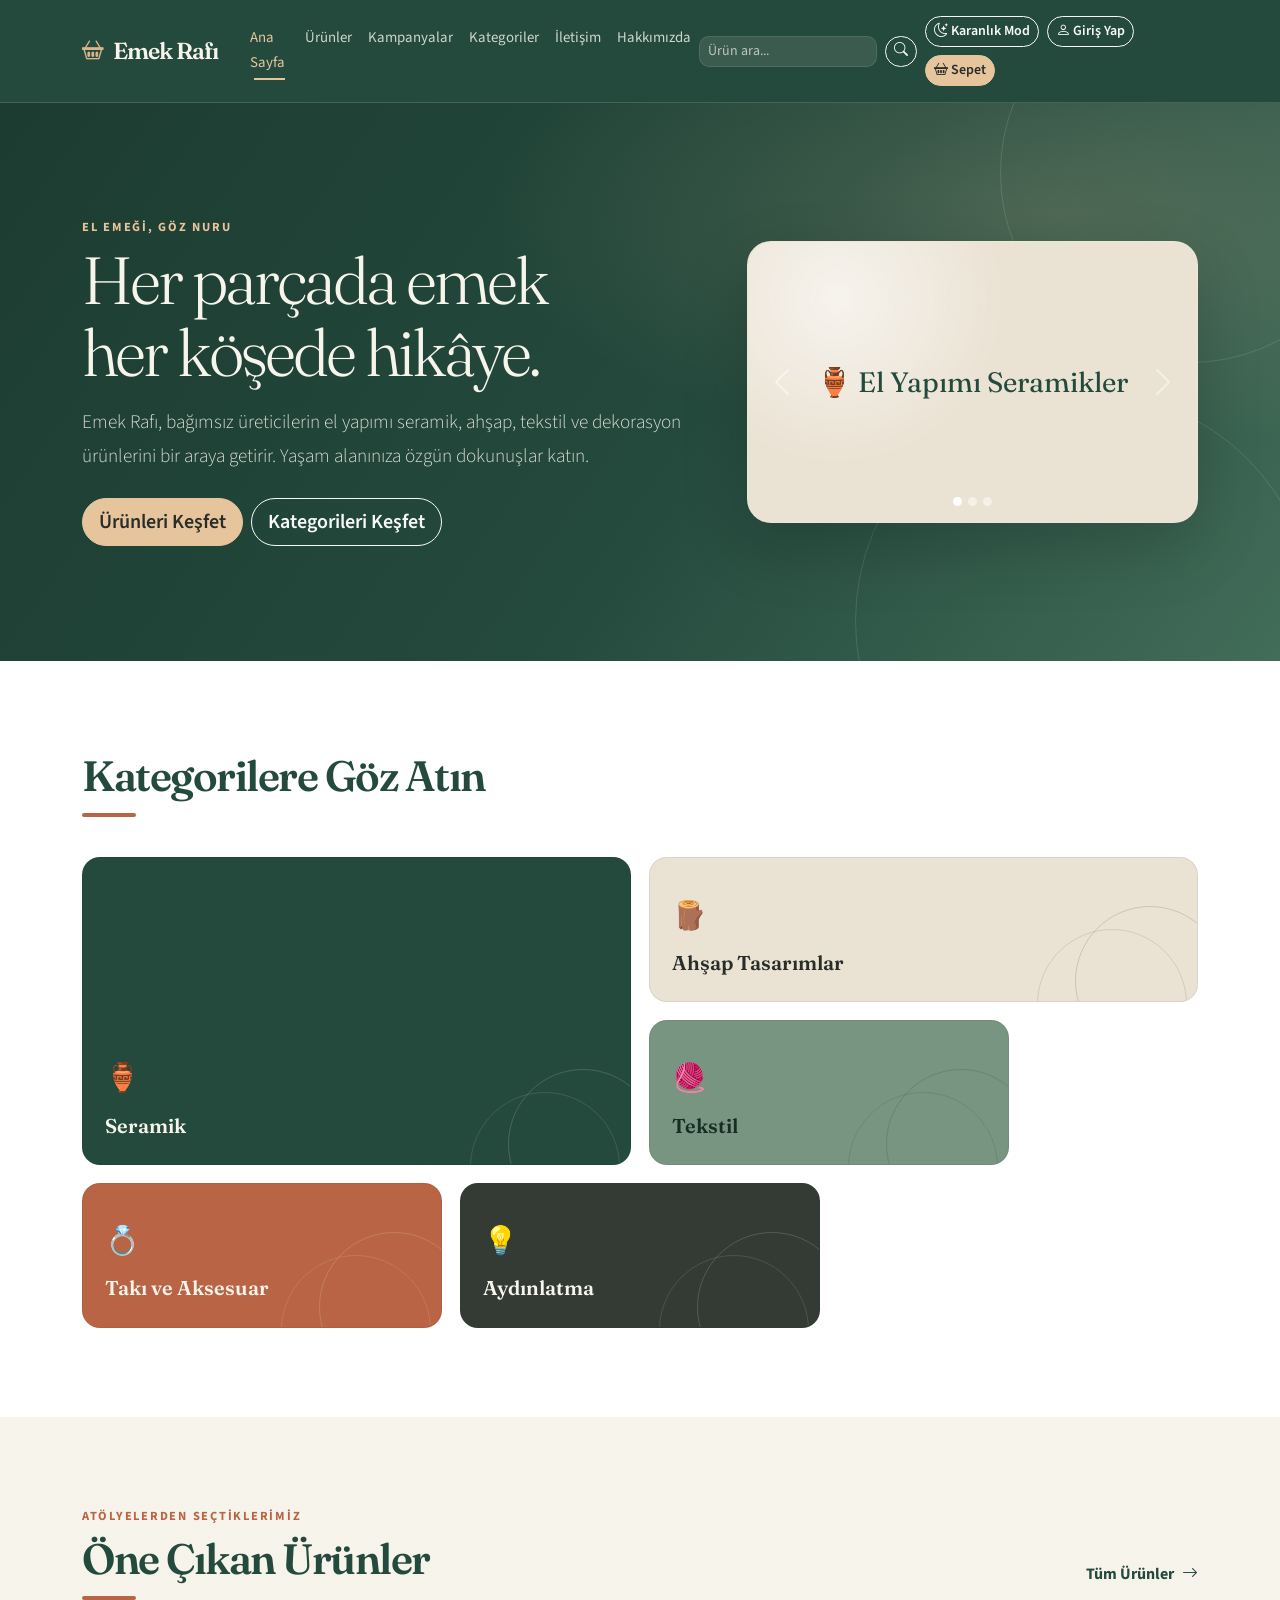
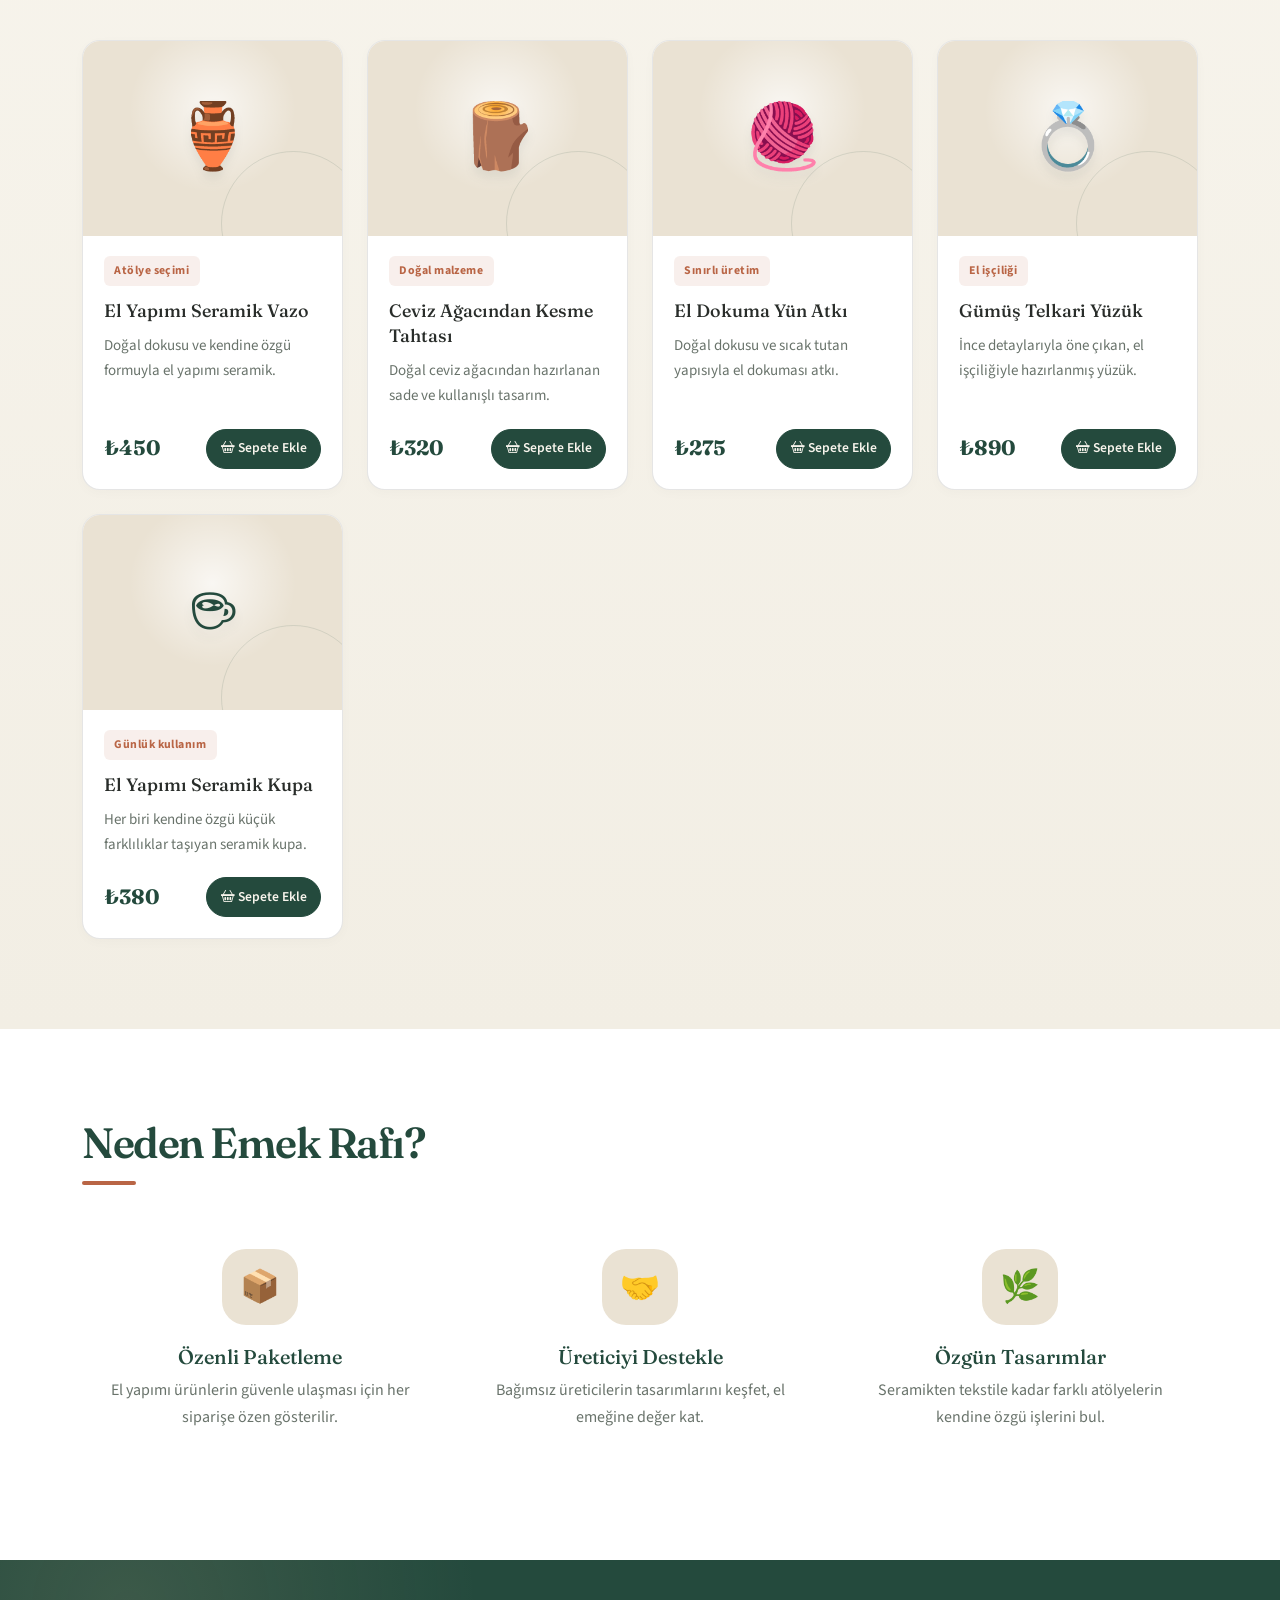
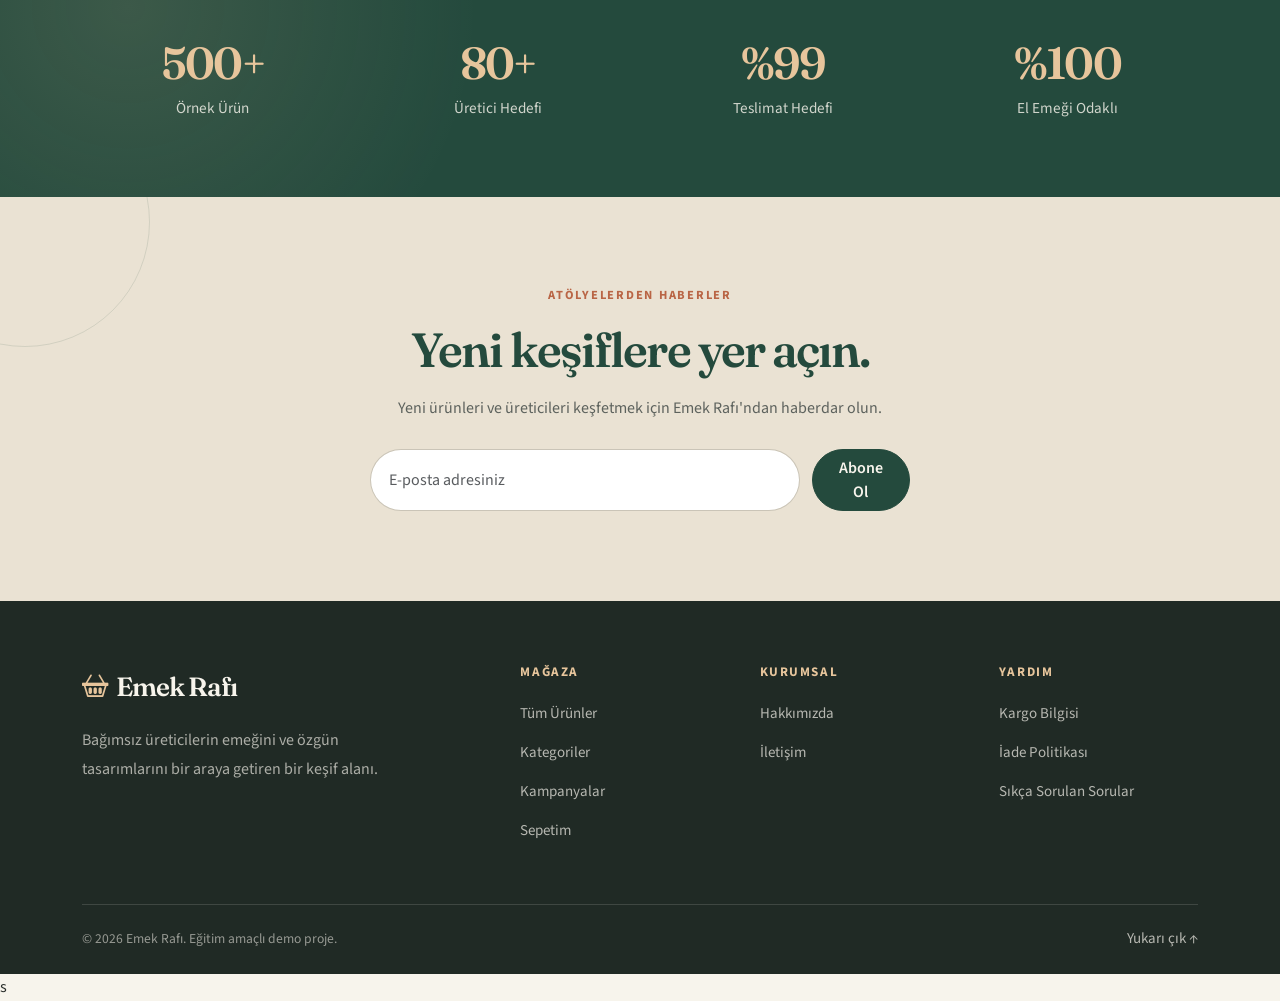
<file: index.html>
<!DOCTYPE html>
<html lang="tr">
<head>
    <meta charset="UTF-8">
    <meta name="viewport" content="width=device-width, initial-scale=1.0">
    <meta name="description" content="Emek Rafı'nda el yapımı seramik, ahşap, tekstil, takı ve dekorasyon ürünlerini keşfedin.">
    <meta name="theme-color" content="#244A3D">
    <title>Emek Rafı | El Emeği Ürünler</title>

    <link rel="preconnect" href="https://fonts.googleapis.com">
    <link rel="preconnect" href="https://fonts.gstatic.com" crossorigin>
    <link href="https://fonts.googleapis.com/css2?family=Fraunces:wght@500;600;700&family=Source+Sans+3:wght@400;600;700&display=swap" rel="stylesheet">

    <link href="https://cdn.jsdelivr.net/npm/bootstrap@5.3.3/dist/css/bootstrap.min.css" rel="stylesheet">
    <link rel="stylesheet" href="https://cdn.jsdelivr.net/npm/bootstrap-icons@1.11.3/font/bootstrap-icons.min.css">
    <link href="assets/style.css" rel="stylesheet">
</head>

<body id="top">

    <nav class="navbar navbar-expand-lg navbar-dark er-navbar sticky-top">
        <div class="container">

            <a class="navbar-brand" href="index.html">
                <i class="bi bi-basket2" aria-hidden="true"></i>
                Emek Rafı
            </a>

            <button
                class="navbar-toggler"
                type="button"
                data-bs-toggle="collapse"
                data-bs-target="#anaMenu"
                aria-controls="anaMenu"
                aria-expanded="false"
                aria-label="Menüyü aç veya kapat">
                <span class="navbar-toggler-icon"></span>
            </button>

            <div class="collapse navbar-collapse" id="anaMenu">

                <ul class="navbar-nav me-auto mb-2 mb-lg-0">
                    <li class="nav-item">
                        <a class="nav-link active" aria-current="page" href="index.html">Ana Sayfa</a>
                    </li>

                    <li class="nav-item">
                        <a class="nav-link" href="pages/urunler.html">Ürünler</a>
                    </li>

                    <li class="nav-item">
                        <a class="nav-link" href="pages/kampanyalar.html">Kampanyalar</a>
                    </li>

                    <li class="nav-item dropdown">
                        <a
                            class="nav-link dropdown-toggle"
                            href="#"
                            role="button"
                            data-bs-toggle="dropdown"
                            aria-expanded="false">
                            Kategoriler
                        </a>

                        <ul class="dropdown-menu">
                            <li><a class="dropdown-item" href="pages/urunler.html?kategori=seramik">Seramik</a></li>
                            <li><a class="dropdown-item" href="pages/urunler.html?kategori=ahsap">Ahşap</a></li>
                            <li><a class="dropdown-item" href="pages/urunler.html?kategori=tekstil">Tekstil</a></li>
                            <li><a class="dropdown-item" href="pages/urunler.html?kategori=taki">Takı ve Aksesuar</a></li>
                            <li><a class="dropdown-item" href="pages/urunler.html?kategori=aydinlatma">Aydınlatma</a></li>
                            <li><hr class="dropdown-divider"></li>
                            <li><a class="dropdown-item" href="pages/urunler.html">Tüm Ürünler</a></li>
                        </ul>
                    </li>

                    <li class="nav-item">
                        <a class="nav-link" href="pages/iletisim.html">İletişim</a>
                    </li>

                    <li class="nav-item">
                        <a class="nav-link" href="pages/hakkimizda.html">Hakkımızda</a>
                    </li>
                </ul>

                <form class="d-flex me-lg-2 mb-3 mb-lg-0" role="search" action="pages/urunler.html" method="get">
                    <input
                        class="form-control form-control-sm me-2"
                        type="search"
                        name="q"
                        placeholder="Ürün ara..."
                        aria-label="Ürün ara">

                    <button class="btn btn-sm btn-outline-light" type="submit" aria-label="Ara">
                        <i class="bi bi-search" aria-hidden="true"></i>
                    </button>
                </form>

                <div class="d-flex align-items-center flex-wrap gap-2">

                    <button class="btn btn-sm btn-outline-light" data-er-theme-toggle type="button">
                        <i class="bi bi-moon-stars" aria-hidden="true"></i>
                        Karanlık Mod
                    </button>

                    <a href="pages/giris.html" class="btn btn-sm btn-outline-light">
                        <i class="bi bi-person" aria-hidden="true"></i>
                        Giriş Yap
                    </a>

                    <a href="pages/sepet.html" class="btn btn-sm btn-warning position-relative">
                        <i class="bi bi-basket2" aria-hidden="true"></i>
                        Sepet
                        <span
                            class="position-absolute top-0 start-100 translate-middle badge rounded-pill bg-danger er-cart-badge d-none"
                            data-er-cart-count>0</span>
                    </a>

                </div>
            </div>
        </div>
    </nav>

    <header class="er-hero">
        <div class="container position-relative">

            <div class="row align-items-center gy-4">

                <div class="col-lg-7">
                    <p class="er-eyebrow mb-2">El emeği, göz nuru</p>

                    <h1 class="display-4 er-letter-tight mb-3">
                        Her parçada emek<br>
                        her köşede hikâye.
                    </h1>

                    <p class="lead er-max-w-640" style="color: rgba(247,244,238,.85)">
                        Emek Rafı, bağımsız üreticilerin el yapımı seramik, ahşap, tekstil ve dekorasyon ürünlerini bir araya getirir. Yaşam alanınıza özgün dokunuşlar katın.
                    </p>

                    <div class="d-flex flex-wrap gap-2 mt-4">
                        <a href="pages/urunler.html" class="btn btn-warning btn-lg">
                            Ürünleri Keşfet
                        </a>

                        <a href="#kategoriler" class="btn btn-outline-light btn-lg">
                            Kategorileri Keşfet
                        </a>
                    </div>
                </div>

                <div class="col-lg-5">
                    <div id="anaCarousel" class="carousel slide er-card" data-bs-ride="carousel">

                        <div class="carousel-indicators">
                            <button type="button" data-bs-target="#anaCarousel" data-bs-slide-to="0" class="active" aria-current="true" aria-label="Slayt 1"></button>
                            <button type="button" data-bs-target="#anaCarousel" data-bs-slide-to="1" aria-label="Slayt 2"></button>
                            <button type="button" data-bs-target="#anaCarousel" data-bs-slide-to="2" aria-label="Slayt 3"></button>
                        </div>

                        <div class="carousel-inner">
                            <div class="carousel-item active">
                                <div class="er-card-img-wrap" style="aspect-ratio: 16 / 10;">
                                    <span class="fs-3">🏺 El Yapımı Seramikler</span>
                                </div>
                            </div>

                            <div class="carousel-item">
                                <div class="er-card-img-wrap" style="aspect-ratio: 16 / 10;">
                                    <span class="fs-3">🪵 Doğal Ahşap Tasarımlar</span>
                                </div>
                            </div>

                            <div class="carousel-item">
                                <div class="er-card-img-wrap" style="aspect-ratio: 16 / 10;">
                                    <span class="fs-3">🧶 El Dokuması Ürünler</span>
                                </div>
                            </div>
                        </div>

                        <button class="carousel-control-prev" type="button" data-bs-target="#anaCarousel" data-bs-slide="prev">
                            <span class="carousel-control-prev-icon" aria-hidden="true"></span>
                            <span class="visually-hidden">Önceki</span>
                        </button>

                        <button class="carousel-control-next" type="button" data-bs-target="#anaCarousel" data-bs-slide="next">
                            <span class="carousel-control-next-icon" aria-hidden="true"></span>
                            <span class="visually-hidden">Sonraki</span>
                        </button>

                    </div>
                </div>

            </div>
        </div>
    </header>

    <main>

        <section class="er-section" id="kategoriler">
            <div class="container">

                <h2 class="er-section-title">Kategorilere Göz Atın</h2>

                <div class="er-mosaic">

                    <a href="pages/urunler.html?kategori=seramik" class="er-mosaic-item">
                        <div class="d-flex flex-column justify-content-end h-100">
                            <span class="fs-3" aria-hidden="true">🏺</span>
                            <span class="fs-5">Seramik</span>
                        </div>
                    </a>

                    <a href="pages/urunler.html?kategori=ahsap" class="er-mosaic-item">
                        <div class="d-flex flex-column justify-content-end h-100">
                            <span class="fs-3" aria-hidden="true">🪵</span>
                            <span class="fs-5">Ahşap Tasarımlar</span>
                        </div>
                    </a>

                    <a href="pages/urunler.html?kategori=tekstil" class="er-mosaic-item">
                        <div class="d-flex flex-column justify-content-end h-100">
                            <span class="fs-3" aria-hidden="true">🧶</span>
                            <span class="fs-5">Tekstil</span>
                        </div>
                    </a>

                    <a href="pages/urunler.html?kategori=taki" class="er-mosaic-item">
                        <div class="d-flex flex-column justify-content-end h-100">
                            <span class="fs-3" aria-hidden="true">💍</span>
                            <span class="fs-5">Takı ve Aksesuar</span>
                        </div>
                    </a>

                    <a href="pages/urunler.html?kategori=aydinlatma" class="er-mosaic-item">
                        <div class="d-flex flex-column justify-content-end h-100">
                            <span class="fs-3" aria-hidden="true">💡</span>
                            <span class="fs-5">Aydınlatma</span>
                        </div>
                    </a>

                </div>
            </div>
        </section>

        <section class="er-section er-products" id="one-cikanlar">
            <div class="container">

                <div class="er-section-heading">
                    <div>
                        <p class="er-eyebrow mb-2">Atölyelerden seçtiklerimiz</p>
                        <h2 class="er-section-title">Öne Çıkan Ürünler</h2>
                    </div>

                    <a href="pages/urunler.html" class="er-view-all">
                        Tüm Ürünler <i class="bi bi-arrow-right" aria-hidden="true"></i>
                    </a>
                </div>

                <div class="row row-cols-1 row-cols-sm-2 row-cols-lg-4 g-4">

                    <div class="col">
                        <div class="card er-product-card h-100">
                            <div class="er-product-image">
                                <span class="fs-1" aria-hidden="true">🏺</span>
                            </div>

                            <div class="card-body d-flex flex-column">
                                <span class="er-product-label">Atölye seçimi</span>
                                <h3 class="h5">El Yapımı Seramik Vazo</h3>
                                <p class="er-product-description">Doğal dokusu ve kendine özgü formuyla el yapımı seramik.</p>

                                <div class="er-product-bottom">
                                    <span class="er-price">₺450</span>
                                    <button
                                        class="btn er-add-to-cart"
                                        type="button"
                                        data-er-add-to-cart
                                        data-er-product-id="v001"
                                        data-er-price="450"
                                        data-er-emoji="🏺"
                                        data-er-product-name="El Yapımı Seramik Vazo">
                                        <i class="bi bi-basket2" aria-hidden="true"></i>
                                        Sepete Ekle
                                    </button>
                                </div>
                            </div>
                        </div>
                    </div>

                    <div class="col">
                        <div class="card er-product-card h-100">
                            <div class="er-product-image">
                                <span class="fs-1" aria-hidden="true">🪵</span>
                            </div>

                            <div class="card-body d-flex flex-column">
                                <span class="er-product-label">Doğal malzeme</span>
                                <h3 class="h5">Ceviz Ağacından Kesme Tahtası</h3>
                                <p class="er-product-description">Doğal ceviz ağacından hazırlanan sade ve kullanışlı tasarım.</p>

                                <div class="er-product-bottom">
                                    <span class="er-price">₺320</span>
                                    <button
                                        class="btn er-add-to-cart"
                                        type="button"
                                        data-er-add-to-cart
                                        data-er-product-id="v002"
                                        data-er-price="320"
                                        data-er-emoji="🪵"
                                        data-er-product-name="Ceviz Ağacından Kesme Tahtası">
                                        <i class="bi bi-basket2" aria-hidden="true"></i>
                                        Sepete Ekle
                                    </button>
                                </div>
                            </div>
                        </div>
                    </div>

                    <div class="col">
                        <div class="card er-product-card h-100">
                            <div class="er-product-image">
                                <span class="fs-1" aria-hidden="true">🧶</span>
                            </div>

                            <div class="card-body d-flex flex-column">
                                <span class="er-product-label">Sınırlı üretim</span>
                                <h3 class="h5">El Dokuma Yün Atkı</h3>
                                <p class="er-product-description">Doğal dokusu ve sıcak tutan yapısıyla el dokuması atkı.</p>

                                <div class="er-product-bottom">
                                    <span class="er-price">₺275</span>
                                    <button
                                        class="btn er-add-to-cart"
                                        type="button"
                                        data-er-add-to-cart
                                        data-er-product-id="v003"
                                        data-er-price="275"
                                        data-er-emoji="🧶"
                                        data-er-product-name="El Dokuma Yün Atkı">
                                        <i class="bi bi-basket2" aria-hidden="true"></i>
                                        Sepete Ekle
                                    </button>
                                </div>
                            </div>
                        </div>
                    </div>

                    <div class="col">
                        <div class="card er-product-card h-100">
                            <div class="er-product-image">
                                <span class="fs-1" aria-hidden="true">💍</span>
                            </div>

                            <div class="card-body d-flex flex-column">
                                <span class="er-product-label">El işçiliği</span>
                                <h3 class="h5">Gümüş Telkari Yüzük</h3>
                                <p class="er-product-description">İnce detaylarıyla öne çıkan, el işçiliğiyle hazırlanmış yüzük.</p>

                                <div class="er-product-bottom">
                                    <span class="er-price">₺890</span>
                                    <button
                                        class="btn er-add-to-cart"
                                        type="button"
                                        data-er-add-to-cart
                                        data-er-product-id="v004"
                                        data-er-price="890"
                                        data-er-emoji="💍"
                                        data-er-product-name="Gümüş Telkari Yüzük">
                                        <i class="bi bi-basket2" aria-hidden="true"></i>
                                        Sepete Ekle
                                    </button>
                                </div>
                            </div>
                        </div>
                    </div>

                    <div class="col">
                        <div class="card er-product-card h-100">
                            <div class="er-product-image">
                                <span class="fs-1" aria-hidden="true">☕</span>
                            </div>

                            <div class="card-body d-flex flex-column">
                                <span class="er-product-label">Günlük kullanım</span>
                                <h3 class="h5">El Yapımı Seramik Kupa</h3>
                                <p class="er-product-description">Her biri kendine özgü küçük farklılıklar taşıyan seramik kupa.</p>

                                <div class="er-product-bottom">
                                    <span class="er-price">₺380</span>
                                    <button
                                        class="btn er-add-to-cart"
                                        type="button"
                                        data-er-add-to-cart
                                        data-er-product-id="v005"
                                        data-er-price="380"
                                        data-er-emoji="☕"
                                        data-er-product-name="El Yapımı Seramik Kupa">
                                        <i class="bi bi-basket2" aria-hidden="true"></i>
                                        Sepete Ekle
                                    </button>
                                </div>
                            </div>
                        </div>
                    </div>

                </div>
            </div>
        </section>

        <section class="er-section" id="neden-emek-rafi">
            <div class="container">

                <h2 class="er-section-title">Neden Emek Rafı?</h2>

                <div class="row g-4 text-center">

                    <div class="col-md-4">
                        <div class="fs-1 mb-2" aria-hidden="true">📦</div>
                        <h3 class="h5">Özenli Paketleme</h3>
                        <p>El yapımı ürünlerin güvenle ulaşması için her siparişe özen gösterilir.</p>
                    </div>

                    <div class="col-md-4">
                        <div class="fs-1 mb-2" aria-hidden="true">🤝</div>
                        <h3 class="h5">Üreticiyi Destekle</h3>
                        <p>Bağımsız üreticilerin tasarımlarını keşfet, el emeğine değer kat.</p>
                    </div>

                    <div class="col-md-4">
                        <div class="fs-1 mb-2" aria-hidden="true">🌿</div>
                        <h3 class="h5">Özgün Tasarımlar</h3>
                        <p>Seramikten tekstile kadar farklı atölyelerin kendine özgü işlerini bul.</p>
                    </div>

                </div>
            </div>
        </section>

        <section class="er-stats" aria-label="Emek Rafı istatistikleri">
            <div class="container">

                <div class="er-stats-grid">
                    <div class="er-stat">
                        <span class="er-stat-number">500+</span>
                        <span class="er-stat-label">Örnek Ürün</span>
                    </div>

                    <div class="er-stat">
                        <span class="er-stat-number">80+</span>
                        <span class="er-stat-label">Üretici Hedefi</span>
                    </div>

                    <div class="er-stat">
                        <span class="er-stat-number">%99</span>
                        <span class="er-stat-label">Teslimat Hedefi</span>
                    </div>

                    <div class="er-stat">
                        <span class="er-stat-number">%100</span>
                        <span class="er-stat-label">El Emeği Odaklı</span>
                    </div>
                </div>

            </div>
        </section>

        <section class="er-newsletter" aria-labelledby="newsletterTitle">
            <div class="container">

                <div class="er-newsletter-content">
                    <p class="er-eyebrow">Atölyelerden haberler</p>
                    <h2 id="newsletterTitle">Yeni keşiflere yer açın.</h2>
                    <p>Yeni ürünleri ve üreticileri keşfetmek için Emek Rafı'ndan haberdar olun.</p>

                    <form class="er-newsletter-form" id="bultenForm">
                        <label for="bultenEmail" class="visually-hidden">E-posta adresiniz</label>

                        <input
                            type="email"
                            id="bultenEmail"
                            name="email"
                            class="form-control"
                            placeholder="E-posta adresiniz"
                            autocomplete="email"
                            required>

                        <button type="submit" class="btn er-newsletter-button">
                            Abone Ol
                        </button>
                    </form>
                </div>

            </div>
        </section>

    </main>

    <footer class="er-footer">
        <div class="container">

            <div class="er-footer-grid">

                <div class="er-footer-brand">
                    <a href="index.html" class="er-footer-logo">
                        <i class="bi bi-basket2" aria-hidden="true"></i>
                        Emek Rafı
                    </a>

                    <p>Bağımsız üreticilerin emeğini ve özgün tasarımlarını bir araya getiren bir keşif alanı.</p>
                </div>

                <div>
                    <h2>Mağaza</h2>
                    <ul>
                        <li><a href="pages/urunler.html">Tüm Ürünler</a></li>
                        <li><a href="#kategoriler">Kategoriler</a></li>
                        <li><a href="pages/kampanyalar.html">Kampanyalar</a></li>
                        <li><a href="pages/sepet.html">Sepetim</a></li>
                    </ul>
                </div>

                <div>
                    <h2>Kurumsal</h2>
                    <ul>
                        <li><a href="pages/hakkimizda.html">Hakkımızda</a></li>
                        <li><a href="pages/iletisim.html">İletişim</a></li>
                    </ul>
                </div>

                <div>
                    <h2>Yardım</h2>
                    <ul>
                        <li><a href="pages/iletisim.html">Kargo Bilgisi</a></li>
                        <li><a href="pages/iletisim.html">İade Politikası</a></li>
                        <li><a href="pages/iletisim.html">Sıkça Sorulan Sorular</a></li>
                    </ul>
                </div>

            </div>

            <div class="er-footer-bottom">
                <p>&copy; 2026 Emek Rafı. Eğitim amaçlı demo proje.</p>
                <a href="#top">Yukarı çık ↑</a>
            </div>

        </div>
    </footer>

    <div
        class="toast-container position-fixed bottom-0 end-0 p-3"
        id="erToastContainer"
        aria-live="polite"
        aria-atomic="true"
        style="z-index: 1080;">
    </div>

    <script src="https://cdn.jsdelivr.net/npm/bootstrap@5.3.3/dist/js/bootstrap.bundle.min.js"></script>
    <script src="Js/script.js"></script>

</body>
</html>s
</file>
<file: assets/style.css>
:root {
    --er-forest: #244A3D;
    --er-sage: #789581;
    --er-cream: #F7F4EC;
    --er-beige: #EAE2D3;
    --er-ink: #292D2A;
    --er-white: #FFFFFF;
    --er-clay: #B96545;

    --er-muted: #69736B;
    --er-line: rgba(41, 45, 42, 0.12);
    --er-radius: 18px;
    --er-radius-small: 10px;
    --er-section-space: clamp(3.5rem, 7vw, 6rem);
    --er-shadow: 0 12px 35px rgba(36, 74, 61, 0.08);
    --er-shadow-hover: 0 18px 42px rgba(36, 74, 61, 0.15);
}

html {
    scroll-behavior: smooth;
    scroll-padding-top: 90px;
}

body {
    min-height: 100vh;
    display: flex;
    flex-direction: column;
    background-color: var(--er-cream);
    color: var(--er-ink);
    font-family: "Source Sans 3", sans-serif;
    line-height: 1.65;
}

body > main {
    flex: 1;
}

h1,
h2,
h3,
h4,
h5,
.navbar-brand,
.er-footer-logo {
    font-family: "Fraunces", Georgia, serif;
    font-weight: 600;
}

h1,
h2,
h3,
h4,
h5,
p {
    overflow-wrap: break-word;
}

a,
button,
input {
    -webkit-tap-highlight-color: transparent;
}

a:focus-visible,
button:focus-visible,
input:focus-visible,
.form-control:focus-visible {
    outline: 3px solid var(--er-clay);
    outline-offset: 3px;
}

.btn {
    border-radius: 999px;
    font-weight: 600;
    transition:
        background-color 0.2s ease,
        border-color 0.2s ease,
        color 0.2s ease,
        transform 0.2s ease;
}

.btn:active {
    transform: scale(0.98);
}

.form-control,
.form-select {
    border-radius: var(--er-radius-small);
    border-color: var(--er-line);
}

.form-control:focus,
.form-select:focus {
    border-color: var(--er-sage);
    box-shadow: 0 0 0 0.2rem rgba(120, 149, 129, 0.2);
}

.er-letter-tight {
    letter-spacing: -0.045em;
    line-height: 1.08;
}

.er-max-w-640 {
    max-width: 640px;
}

.er-eyebrow {
    color: var(--er-clay);
    font-size: 0.78rem;
    font-weight: 700;
    letter-spacing: 0.14em;
    line-height: 1.5;
    text-transform: uppercase;
}



.er-navbar {
    position: relative;
    z-index: 1030;
    padding: 1rem 0;
    background-color: var(--er-forest);
    border-bottom: 1px solid rgba(247, 244, 236, 0.15);
}

.er-navbar .navbar-brand {
    display: inline-flex;
    align-items: center;
    gap: 0.6rem;
    margin-right: 1.5rem;
    color: var(--er-cream);
    font-size: 1.45rem;
    letter-spacing: -0.04em;
}

.er-navbar .navbar-brand i {
    color: #D9B58A;
    font-size: 1.35rem;
}

.er-navbar .nav-link {
    position: relative;
    padding: 0.55rem 0.7rem;
    color: rgba(247, 244, 236, 0.82);
    font-size: 0.93rem;
    transition: color 0.2s ease;
}

.er-navbar .nav-link:hover,
.er-navbar .nav-link:focus-visible,
.er-navbar .nav-link.active {
    color: #E7C59C;
}

.er-navbar .nav-link::after {
    position: absolute;
    right: 0.7rem;
    bottom: 0.25rem;
    left: 0.7rem;
    height: 2px;
    background-color: #E7C59C;
    content: "";
    transform: scaleX(0);
    transform-origin: left;
    transition: transform 0.2s ease;
}

.er-navbar .nav-link:hover::after,
.er-navbar .nav-link.active::after {
    transform: scaleX(1);
}

.er-navbar .navbar-toggler {
    border-color: rgba(247, 244, 236, 0.35);
    border-radius: 10px;
}

.er-navbar .navbar-toggler:focus {
    box-shadow: 0 0 0 0.2rem rgba(247, 244, 236, 0.18);
}

.er-navbar form[role="search"] {
    align-items: center;
}

.er-navbar form[role="search"] .form-control {
    min-width: 135px;
    border: 1px solid rgba(247, 244, 236, 0.2);
    background-color: rgba(247, 244, 236, 0.1);
    color: var(--er-cream);
}

.er-navbar form[role="search"] .form-control::placeholder {
    color: rgba(247, 244, 236, 0.7);
}

.er-navbar form[role="search"] .form-control:focus {
    border-color: #E7C59C;
    background-color: rgba(247, 244, 236, 0.15);
    box-shadow: none;
}

.er-navbar .dropdown-menu {
    padding: 0.55rem;
    border: 1px solid var(--er-line);
    border-radius: 14px;
    background-color: var(--er-white);
    box-shadow: var(--er-shadow);
}

.er-navbar .dropdown-item {
    padding: 0.6rem 0.8rem;
    border-radius: 8px;
    color: var(--er-ink);
}

.er-navbar .dropdown-item:hover,
.er-navbar .dropdown-item:focus {
    background-color: var(--er-beige);
    color: var(--er-forest);
}

.er-navbar .btn {
    white-space: nowrap;
}

.er-navbar .btn-warning {
    border-color: #E7C59C;
    background-color: #E7C59C;
    color: #292D2A;
}

.er-navbar .btn-warning:hover {
    border-color: var(--er-cream);
    background-color: var(--er-cream);
}

.er-cart-badge {
    font-size: 0.65rem;
}


.er-hero {
    position: relative;
    overflow: hidden;
    padding-block: clamp(4rem, 9vw, 7.5rem);
    background:
        radial-gradient(
            ellipse at 82% 20%,
            rgba(231, 197, 156, 0.18),
            transparent 38%
        ),
        linear-gradient(
            125deg,
            #1D3C31 0%,
            var(--er-forest) 55%,
            #426D59 100%
        );
    color: var(--er-cream);
}

.er-hero::before {
    position: absolute;
    top: -120px;
    right: -100px;
    width: 380px;
    height: 380px;
    border: 1px solid rgba(247, 244, 236, 0.13);
    border-radius: 50%;
    content: "";
    pointer-events: none;
}

.er-hero::after {
    position: absolute;
    right: -35px;
    bottom: -190px;
    width: 460px;
    height: 460px;
    border: 1px solid rgba(247, 244, 236, 0.12);
    border-radius: 50%;
    content: "";
    pointer-events: none;
}

.er-hero > .container {
    z-index: 1;
}

.er-hero .er-eyebrow {
    color: #E7C59C;
}

.er-hero h1 {
    max-width: 760px;
    font-size: clamp(2.6rem, 5.2vw, 4.7rem);
}

.er-hero .lead {
    max-width: 600px;
    font-size: clamp(1.05rem, 1.6vw, 1.2rem);
    line-height: 1.8;
}

.er-hero .btn-warning {
    border-color: #E7C59C;
    background-color: #E7C59C;
    color: #292D2A;
}

.er-hero .btn-warning:hover {
    border-color: var(--er-cream);
    background-color: var(--er-cream);
    transform: translateY(-2px);
}

.er-hero .btn-outline-light:hover {
    border-color: var(--er-cream);
    background-color: var(--er-cream);
    color: var(--er-forest);
    transform: translateY(-2px);
}

.er-hero .carousel {
    border: 1px solid rgba(247, 244, 236, 0.22);
    border-radius: 24px;
    background-color: var(--er-beige);
    box-shadow: 0 24px 65px rgba(0, 0, 0, 0.18);
}

.er-hero .carousel-inner,
.er-hero .carousel-item {
    border-radius: 24px;
    overflow: hidden;
}

.er-card {
    overflow: hidden;
    border: 1px solid var(--er-line);
    border-radius: var(--er-radius);
    background-color: var(--er-white);
}

.er-card-img-wrap {
    display: flex;
    align-items: center;
    justify-content: center;
    padding: 1.5rem;
    background:
        radial-gradient(
            circle at 20% 20%,
            rgba(255, 255, 255, 0.6),
            transparent 40%
        ),
        var(--er-beige);
    color: var(--er-forest);
    font-family: "Fraunces", Georgia, serif;
    text-align: center;
}

.er-hero .carousel-indicators {
    z-index: 3;
}

.er-hero .carousel-indicators [data-bs-target] {
    width: 9px;
    height: 9px;
    border: 0;
    border-radius: 50%;
}



.er-section {
    padding-block: var(--er-section-space);
}

.er-section-title {
    position: relative;
    margin-bottom: 2.5rem;
    padding-bottom: 1rem;
    color: var(--er-forest);
    font-size: clamp(1.9rem, 3.5vw, 2.65rem);
    letter-spacing: -0.035em;
}

.er-section-title::after {
    position: absolute;
    bottom: 0;
    left: 0;
    width: 54px;
    height: 4px;
    border-radius: 99px;
    background-color: var(--er-clay);
    content: "";
}

.er-section-heading {
    display: flex;
    align-items: end;
    justify-content: space-between;
    gap: 1.5rem;
    margin-bottom: 2.5rem;
}

.er-section-heading .er-section-title {
    margin-bottom: 0;
}

.er-section-heading .er-eyebrow {
    margin-bottom: 0.5rem;
}

.er-view-all {
    display: inline-flex;
    align-items: center;
    gap: 0.5rem;
    padding-bottom: 0.8rem;
    color: var(--er-forest);
    font-weight: 700;
    text-decoration: none;
    white-space: nowrap;
    transition: color 0.2s ease, gap 0.2s ease;
}

.er-view-all:hover {
    gap: 0.8rem;
    color: var(--er-clay);
}


#kategoriler {
    background-color: var(--er-white);
}

.er-mosaic {
    display: grid;
    grid-template-columns: repeat(6, minmax(0, 1fr));
    grid-auto-rows: minmax(145px, 1fr);
    gap: 1.1rem;
}

.er-mosaic-item {
    position: relative;
    display: block;
    min-height: 145px;
    overflow: hidden;
    padding: 1.4rem;
    border: 1px solid rgba(41, 45, 42, 0.08);
    border-radius: var(--er-radius);
    background-color: var(--er-forest);
    color: var(--er-cream);
    font-family: "Fraunces", Georgia, serif;
    text-decoration: none;
    isolation: isolate;
    transition:
        transform 0.25s ease,
        box-shadow 0.25s ease,
        background-color 0.25s ease;
}

.er-mosaic-item::before {
    position: absolute;
    z-index: -1;
    right: -28px;
    bottom: -55px;
    width: 150px;
    height: 150px;
    border: 1px solid currentColor;
    border-radius: 50%;
    content: "";
    opacity: 0.16;
    transition: transform 0.35s ease;
}

.er-mosaic-item::after {
    position: absolute;
    z-index: -1;
    right: 10px;
    bottom: -78px;
    width: 150px;
    height: 150px;
    border: 1px solid currentColor;
    border-radius: 50%;
    content: "";
    opacity: 0.12;
    transition: transform 0.35s ease;
}

.er-mosaic-item:hover {
    transform: translateY(-5px);
    box-shadow: var(--er-shadow-hover);
    color: var(--er-cream);
}

.er-mosaic-item:hover::before {
    transform: translate(-8px, -8px);
}

.er-mosaic-item:hover::after {
    transform: translate(5px, -5px);
}

.er-mosaic-item:nth-child(1) {
    grid-column: span 3;
    grid-row: span 2;
    min-height: 300px;
    background-color: #244A3D;
}

.er-mosaic-item:nth-child(2) {
    grid-column: span 3;
    background-color: #EAE2D3;
    color: #292D2A;
}

.er-mosaic-item:nth-child(3) {
    grid-column: span 2;
    background-color: #789581;
    color: #172C23;
}

.er-mosaic-item:nth-child(4) {
    grid-column: span 2;
    background-color: #B96545;
}

.er-mosaic-item:nth-child(5) {
    grid-column: span 2;
    background-color: #343B35;
}

.er-mosaic-item .fs-3 {
    margin-bottom: 0.5rem;
}

.er-mosaic-item .fs-5 {
    font-size: 1.25rem !important;
    font-weight: 600;
}



.er-products {
    background:
        linear-gradient(
            180deg,
            var(--er-cream) 0%,
            #F2EEE4 100%
        );
}

.er-product-card {
    display: flex;
    height: 100%;
    overflow: hidden;
    border: 1px solid var(--er-line);
    border-radius: var(--er-radius);
    background-color: var(--er-white);
    box-shadow: 0 3px 12px rgba(41, 45, 42, 0.025);
    transition:
        transform 0.25s ease,
        box-shadow 0.25s ease,
        border-color 0.25s ease;
}

.er-product-card:hover {
    transform: translateY(-6px);
    border-color: rgba(120, 149, 129, 0.5);
    box-shadow: var(--er-shadow-hover);
}

.er-product-image {
    position: relative;
    display: grid;
    aspect-ratio: 4 / 3;
    place-items: center;
    overflow: hidden;
    background:
        radial-gradient(
            circle at 50% 35%,
            rgba(255, 255, 255, 0.72),
            transparent 46%
        ),
        var(--er-beige);
    color: var(--er-forest);
}

.er-product-image::after {
    position: absolute;
    right: -24px;
    bottom: -60px;
    width: 145px;
    height: 145px;
    border: 1px solid rgba(36, 74, 61, 0.12);
    border-radius: 50%;
    content: "";
    pointer-events: none;
}

.er-product-image .fs-1 {
    position: relative;
    z-index: 1;
    font-size: clamp(3rem, 5vw, 4rem) !important;
    filter: drop-shadow(0 7px 5px rgba(41, 45, 42, 0.08));
    transition: transform 0.25s ease;
}

.er-product-card:hover .er-product-image .fs-1 {
    transform: scale(1.08) rotate(-3deg);
}

.er-product-card .card-body {
    flex: 1;
    padding: 1.3rem;
}

.er-product-label {
    align-self: flex-start;
    margin-bottom: 0.8rem;
    padding: 0.3rem 0.65rem;
    border-radius: 6px;
    background-color: rgba(185, 101, 69, 0.1);
    color: var(--er-clay);
    font-size: 0.74rem;
    font-weight: 700;
    letter-spacing: 0.04em;
}

.er-product-card h3 {
    margin-bottom: 0.65rem;
    color: var(--er-ink);
    font-size: 1.12rem;
    line-height: 1.4;
}

.er-product-description {
    margin-bottom: 0;
    color: var(--er-muted);
    font-size: 0.94rem;
    line-height: 1.65;
}

.er-product-bottom {
    display: flex;
    align-items: center;
    justify-content: space-between;
    gap: 0.7rem;
    margin-top: auto;
    padding-top: 1.25rem;
}

.er-price {
    color: var(--er-forest);
    font-family: "Fraunces", Georgia, serif;
    font-size: 1.3rem;
    font-weight: 700;
    white-space: nowrap;
}

.er-add-to-cart {
    padding: 0.55rem 0.85rem;
    border: 1px solid var(--er-forest);
    background-color: var(--er-forest);
    color: var(--er-cream);
    font-size: 0.85rem;
}

.er-add-to-cart:hover {
    border-color: var(--er-clay);
    background-color: var(--er-clay);
    color: #FFFFFF;
}



#neden-emek-rafi {
    background-color: var(--er-white);
}

#neden-emek-rafi .row > div {
    padding: 1.5rem;
}

#neden-emek-rafi .fs-1 {
    display: grid;
    width: 76px;
    height: 76px;
    margin-inline: auto;
    place-items: center;
    border-radius: 24px;
    background-color: var(--er-beige);
    font-size: 2rem !important;
}

#neden-emek-rafi h3 {
    margin-top: 1.25rem;
    color: var(--er-forest);
}

#neden-emek-rafi p {
    max-width: 330px;
    margin-inline: auto;
    color: var(--er-muted);
}


.er-stats {
    position: relative;
    overflow: hidden;
    padding-block: clamp(2.5rem, 5vw, 4rem);
    background:
        radial-gradient(
            circle at 10% 20%,
            rgba(231, 197, 156, 0.12),
            transparent 30%
        ),
        var(--er-forest);
    color: var(--er-cream);
}

.er-stats-grid {
    display: grid;
    grid-template-columns: repeat(4, minmax(0, 1fr));
    gap: 1.5rem;
}

.er-stat {
    display: flex;
    flex-direction: column;
    align-items: center;
    gap: 0.4rem;
    padding: 0.75rem;
    text-align: center;
}

.er-stat-number {
    color: #E7C59C;
    font-family: "Fraunces", Georgia, serif;
    font-size: clamp(2rem, 3.5vw, 3rem);
    font-weight: 600;
    letter-spacing: -0.04em;
    line-height: 1.2;
}

.er-stat-label {
    color: rgba(247, 244, 236, 0.82);
    font-size: 0.95rem;
}



.er-newsletter {
    position: relative;
    overflow: hidden;
    padding-block: var(--er-section-space);
    background-color: var(--er-beige);
}

.er-newsletter::before {
    position: absolute;
    top: -100px;
    left: -100px;
    width: 250px;
    height: 250px;
    border: 1px solid rgba(36, 74, 61, 0.12);
    border-radius: 50%;
    content: "";
    pointer-events: none;
}

.er-newsletter-content {
    position: relative;
    z-index: 1;
    max-width: 640px;
    margin-inline: auto;
    text-align: center;
}

.er-newsletter-content h2 {
    margin-bottom: 1rem;
    color: var(--er-forest);
    font-size: clamp(2rem, 4vw, 3rem);
    letter-spacing: -0.04em;
}

.er-newsletter-content > p:not(.er-eyebrow) {
    max-width: 500px;
    margin-inline: auto;
    color: #5D625D;
}

.er-newsletter-form {
    display: flex;
    gap: 0.7rem;
    max-width: 540px;
    margin: 1.75rem auto 0;
}

.er-newsletter-form .form-control {
    min-height: 52px;
    padding-inline: 1.1rem;
    border-color: rgba(41, 45, 42, 0.16);
    border-radius: 999px;
    background-color: var(--er-white);
}

.er-newsletter-button {
    min-height: 52px;
    padding-inline: 1.5rem;
    border: 1px solid var(--er-forest);
    background-color: var(--er-forest);
    color: var(--er-cream);
}

.er-newsletter-button:hover {
    border-color: var(--er-clay);
    background-color: var(--er-clay);
    color: #FFFFFF;
}



.er-footer {
    margin-top: auto;
    padding-top: 4rem;
    background-color: #202A25;
    color: var(--er-cream);
}

.er-footer-grid {
    display: grid;
    grid-template-columns: 2fr 1fr 1fr 1fr;
    gap: 2.5rem;
    padding-bottom: 3rem;
}

.er-footer-logo {
    display: inline-flex;
    align-items: center;
    gap: 0.55rem;
    color: var(--er-cream);
    font-size: 1.65rem;
    letter-spacing: -0.04em;
    text-decoration: none;
}

.er-footer-logo i {
    color: #E7C59C;
}

.er-footer-brand p {
    max-width: 330px;
    margin-top: 1.1rem;
    color: rgba(247, 244, 236, 0.65);
    line-height: 1.8;
}

.er-footer h2 {
    margin-bottom: 1.25rem;
    color: #E7C59C;
    font-family: "Source Sans 3", sans-serif;
    font-size: 0.82rem;
    font-weight: 700;
    letter-spacing: 0.12em;
    text-transform: uppercase;
}

.er-footer ul {
    margin: 0;
    padding: 0;
    list-style: none;
}

.er-footer li {
    margin-bottom: 0.75rem;
}

.er-footer li a,
.er-footer-bottom a {
    color: rgba(247, 244, 236, 0.7);
    font-size: 0.94rem;
    text-decoration: none;
    transition: color 0.2s ease;
}

.er-footer li a:hover,
.er-footer-bottom a:hover {
    color: #E7C59C;
}

.er-footer-bottom {
    display: flex;
    align-items: center;
    justify-content: space-between;
    gap: 1rem;
    padding-block: 1.4rem;
    border-top: 1px solid rgba(247, 244, 236, 0.14);
}

.er-footer-bottom p {
    margin: 0;
    color: rgba(247, 244, 236, 0.55);
    font-size: 0.85rem;
}

.er-footer-bottom a {
    white-space: nowrap;
}


[data-bs-theme="dark"] {
    color-scheme: dark;

    --er-forest: #8DAF98;
    --er-sage: #557A63;
    --er-cream: #191F1B;
    --er-beige: #2C352E;
    --er-ink: #F0F2EC;
    --er-white: #222A24;
    --er-clay: #E29A78;

    --er-muted: #B8C1B8;
    --er-line: rgba(240, 242, 236, 0.13);
    --er-shadow: 0 12px 35px rgba(0, 0, 0, 0.2);
    --er-shadow-hover: 0 18px 42px rgba(0, 0, 0, 0.3);

    --bs-body-bg: var(--er-cream);
    --bs-body-color: var(--er-ink);
    --bs-border-color: var(--er-line);
    --bs-card-bg: var(--er-white);
}

[data-bs-theme="dark"] body {
    background-color: var(--er-cream);
    color: var(--er-ink);
}

[data-bs-theme="dark"] #kategoriler,
[data-bs-theme="dark"] #neden-emek-rafi {
    background-color: var(--er-cream);
}

[data-bs-theme="dark"] .er-products {
    background: var(--er-cream);
}

[data-bs-theme="dark"] .er-mosaic-item:nth-child(1) {
    background-color: #304F3D;
}

[data-bs-theme="dark"] .er-mosaic-item:nth-child(2) {
    background-color: #D8D0C0;
    color: #202720;
}

[data-bs-theme="dark"] .er-mosaic-item:nth-child(3) {
    background-color: #779C81;
    color: #17251B;
}

[data-bs-theme="dark"] .er-mosaic-item:nth-child(4) {
    background-color: #8C4F39;
}

[data-bs-theme="dark"] .er-mosaic-item:nth-child(5) {
    background-color: #303B33;
}

[data-bs-theme="dark"] .er-section-title,
[data-bs-theme="dark"] #neden-emek-rafi h3,
[data-bs-theme="dark"] .er-newsletter-content h2 {
    color: var(--er-ink);
}

[data-bs-theme="dark"] .er-product-card {
    background-color: var(--er-white);
}

[data-bs-theme="dark"] .er-product-card h3 {
    color: var(--er-ink);
}

[data-bs-theme="dark"] .er-price {
    color: #A8D0B0;
}

[data-bs-theme="dark"] .er-product-image {
    background: #343E35;
    color: #D9E8D9;
}

[data-bs-theme="dark"] .er-product-image::after {
    border-color: rgba(240, 242, 236, 0.12);
}

[data-bs-theme="dark"] .er-newsletter {
    background-color: #2C352E;
}

[data-bs-theme="dark"] .er-newsletter-content > p:not(.er-eyebrow) {
    color: #C1C9C0;
}

[data-bs-theme="dark"] .er-newsletter-form .form-control {
    border-color: var(--er-line);
    background-color: var(--er-white);
    color: var(--er-ink);
}

[data-bs-theme="dark"] .er-newsletter-form .form-control::placeholder {
    color: #AEB9AF;
}

[data-bs-theme="dark"] .er-add-to-cart,
[data-bs-theme="dark"] .er-newsletter-button {
    border-color: #557A63;
    background-color: #557A63;
    color: #FFFFFF;
}

[data-bs-theme="dark"] .er-add-to-cart:hover,
[data-bs-theme="dark"] .er-newsletter-button:hover {
    border-color: var(--er-clay);
    background-color: var(--er-clay);
    color: #191F1B;
}

[data-bs-theme="dark"] .er-navbar {
    background-color: #17231C;
}

[data-bs-theme="dark"] .er-navbar .dropdown-menu {
    border-color: var(--er-line);
    background-color: var(--er-white);
}

[data-bs-theme="dark"] .er-navbar .dropdown-item {
    color: var(--er-ink);
}

[data-bs-theme="dark"] .er-navbar .dropdown-item:hover {
    background-color: var(--er-beige);
}

[data-bs-theme="dark"] .er-footer {
    background-color: #111713;
}



@media (max-width: 1199.98px) {
    .er-navbar .navbar-brand {
        margin-right: 0.75rem;
        font-size: 1.3rem;
    }

    .er-navbar .nav-link {
        padding-inline: 0.5rem;
        font-size: 0.88rem;
    }

    .er-navbar form[role="search"] .form-control {
        min-width: 110px;
    }

    .er-footer-grid {
        gap: 1.75rem;
    }
}

@media (max-width: 991.98px) {
    .er-navbar .navbar-collapse {
        padding-top: 1rem;
    }

    .er-navbar .navbar-nav {
        margin-bottom: 1rem;
    }

    .er-navbar .nav-link::after {
        display: none;
    }

    .er-navbar form[role="search"] {
        max-width: 430px;
        margin-bottom: 1rem;
    }

    .er-navbar .navbar-collapse > .d-flex {
        align-items: flex-start !important;
        padding-bottom: 0.5rem;
    }

    .er-hero {
        padding-block: 4.5rem;
    }

    .er-hero h1 {
        font-size: clamp(2.7rem, 6vw, 4rem);
    }

    .er-mosaic {
        grid-auto-rows: minmax(125px, 1fr);
    }

    .er-mosaic-item:nth-child(1) {
        min-height: 260px;
    }

    .er-footer-grid {
        grid-template-columns: 2fr 1fr 1fr;
    }

    .er-footer-brand {
        grid-column: 1 / -1;
    }
}

@media (max-width: 767.98px) {
    .er-section {
        padding-block: 3.5rem;
    }

    .er-section-title {
        margin-bottom: 2rem;
    }

    .er-section-heading {
        align-items: flex-start;
        flex-direction: column;
        gap: 0.75rem;
        margin-bottom: 2rem;
    }

    .er-section-heading .er-view-all {
        padding-bottom: 0;
    }

    .er-mosaic {
        grid-template-columns: repeat(2, minmax(0, 1fr));
        grid-auto-rows: minmax(145px, auto);
        gap: 0.8rem;
    }

    .er-mosaic-item {
        min-height: 145px;
        padding: 1rem;
        border-radius: 14px;
    }

    .er-mosaic-item:nth-child(1) {
        grid-column: span 2;
        grid-row: span 1;
        min-height: 210px;
    }

    .er-mosaic-item:nth-child(2) {
        grid-column: span 2;
    }

    .er-mosaic-item:nth-child(3),
    .er-mosaic-item:nth-child(4),
    .er-mosaic-item:nth-child(5) {
        grid-column: span 1;
    }

    .er-mosaic-item .fs-5 {
        font-size: 1.05rem !important;
    }

    .er-product-card .card-body {
        padding: 1rem;
    }

    .er-product-card h3 {
        font-size: 1.05rem;
    }

    .er-product-bottom {
        align-items: flex-start;
        flex-direction: column;
    }

    .er-add-to-cart {
        width: 100%;
    }

    .er-stats-grid {
        grid-template-columns: repeat(2, minmax(0, 1fr));
        gap: 1.5rem 0.75rem;
    }

    .er-stat-number {
        font-size: clamp(1.8rem, 6vw, 2.5rem);
    }

    .er-footer-grid {
        grid-template-columns: repeat(2, minmax(0, 1fr));
        gap: 2rem 1.25rem;
    }

    .er-footer-brand {
        grid-column: 1 / -1;
    }
}

@media (max-width: 575.98px) {
    .er-hero {
        padding-block: 3.5rem;
    }

    .er-hero h1 {
        font-size: clamp(2.4rem, 10vw, 3.3rem);
    }

    .er-hero .lead {
        font-size: 1rem;
    }

    .er-hero .btn {
        width: 100%;
    }

    .er-hero .carousel {
        border-radius: 18px;
    }

    .er-hero .carousel-inner,
    .er-hero .carousel-item {
        border-radius: 18px;
    }

    .er-card-img-wrap {
        padding: 1rem;
        font-size: 0.9rem;
    }

    .er-card-img-wrap .fs-3 {
        font-size: 1.1rem !important;
    }

    .er-mosaic-item:nth-child(3),
    .er-mosaic-item:nth-child(4),
    .er-mosaic-item:nth-child(5) {
        min-height: 135px;
    }

    .er-newsletter-form {
        flex-direction: column;
    }

    .er-newsletter-form .form-control,
    .er-newsletter-button {
        width: 100%;
    }

    .er-footer {
        padding-top: 3rem;
    }

    .er-footer-grid {
        gap: 1.75rem 1rem;
    }

    .er-footer-bottom {
        align-items: flex-start;
        flex-direction: column;
    }
}

@media (max-width: 380px) {
    .er-mosaic {
        grid-template-columns: 1fr;
    }

    .er-mosaic-item:nth-child(1),
    .er-mosaic-item:nth-child(2),
    .er-mosaic-item:nth-child(3),
    .er-mosaic-item:nth-child(4),
    .er-mosaic-item:nth-child(5) {
        grid-column: span 1;
        min-height: 135px;
    }

    .er-product-bottom {
        gap: 0.8rem;
    }

    .er-price {
        font-size: 1.2rem;
    }
}


@media (prefers-reduced-motion: reduce) {
    html {
        scroll-behavior: auto;
    }

    *,
    *::before,
    *::after {
        scroll-behavior: auto !important;
        animation-duration: 0.01ms !important;
        animation-iteration-count: 1 !important;
        transition-duration: 0.01ms !important;
    }
}
</file>
